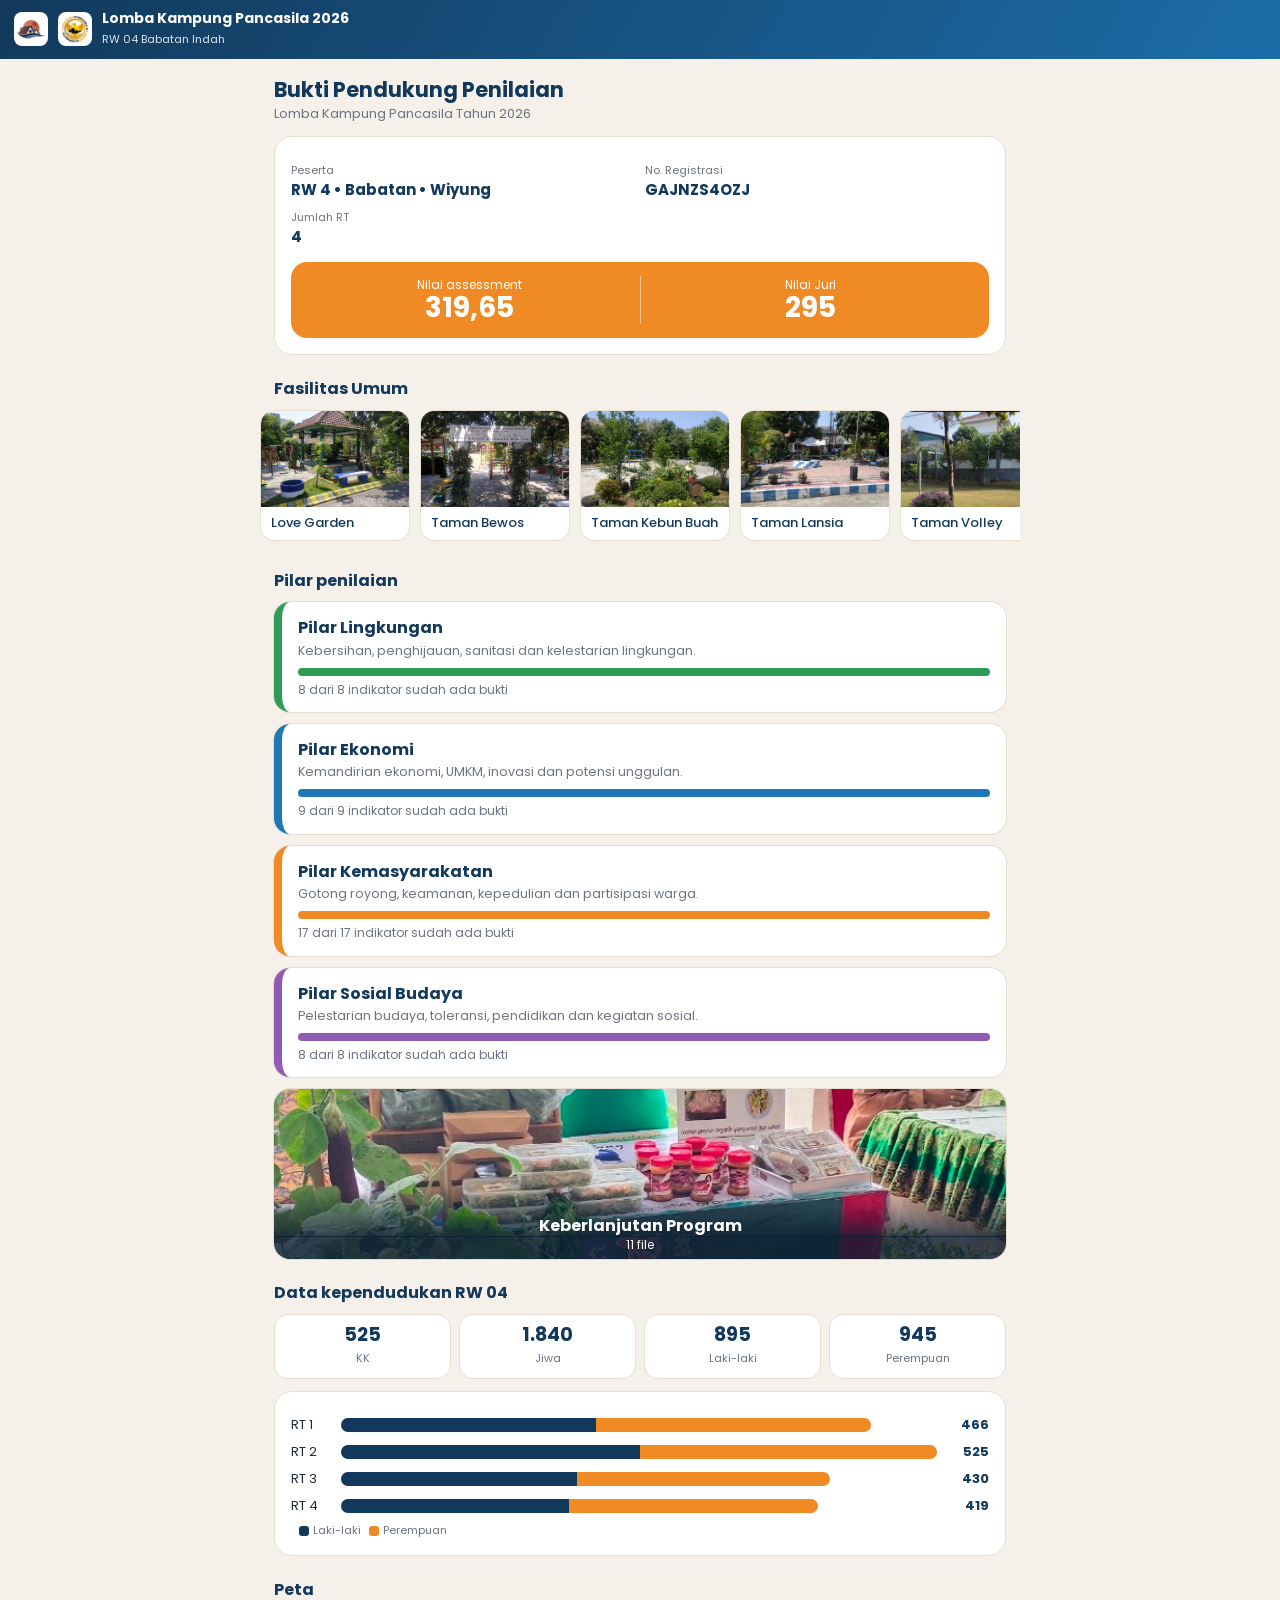
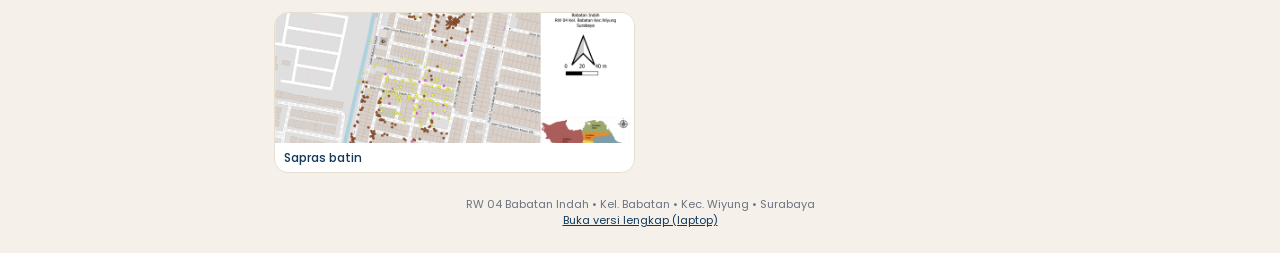
<file: index.html>
<!doctype html>
<html lang="id"><head><meta charset="utf-8">
<meta name="viewport" content="width=device-width,initial-scale=1,viewport-fit=cover">
<meta name="theme-color" content="#12395b">
<title>Bukti Kampung Pancasila 2026 – RW 04 Babatan Indah (HP)</title>
<style>
@font-face{font-family:Poppins;src:url(assets/fonts/Poppins-Regular.ttf);font-weight:400}@font-face{font-family:Poppins;src:url(assets/fonts/Poppins-Medium.ttf);font-weight:600}@font-face{font-family:Poppins;src:url(assets/fonts/Poppins-Bold.ttf);font-weight:700}
*{box-sizing:border-box;-webkit-tap-highlight-color:transparent}
:root{--navy:#12395b;--org:#f08a24;--bg:#f5f1ea;--line:#e6dfd0;--mut:#6b7280}
html{scroll-behavior:smooth}
body{margin:0;background:var(--bg);color:#1f2937;font-family:Poppins,system-ui,-apple-system,Segoe UI,Roboto,sans-serif;font-size:15px;line-height:1.45;padding-bottom:env(safe-area-inset-bottom)}
.bar{position:sticky;top:0;z-index:20;background:linear-gradient(120deg,#12395b,#1c6ca8);color:#fff;display:flex;align-items:center;gap:10px;padding:10px 14px;padding-top:calc(10px + env(safe-area-inset-top))}
.bar img{height:34px;width:34px;object-fit:contain;background:#fff;border-radius:8px;padding:3px}
.bar b{display:block;font-size:14px;line-height:1.2}.bar small{font-size:11px;opacity:.85}
.bar .bk{margin-left:auto;background:rgba(255,255,255,.18);border:0;color:#fff;border-radius:999px;padding:7px 14px;font:600 13px Poppins,sans-serif;display:none;white-space:nowrap}
main{padding:14px;max-width:760px;margin:0 auto}
h1{font-size:21px;color:var(--navy);margin:4px 0 2px;line-height:1.25}h2{font-size:16px;color:var(--navy);margin:22px 0 10px}
.sub{color:var(--mut);margin:0 0 12px;font-size:13px}
.card{background:#fff;border:1px solid var(--line);border-radius:18px;padding:16px;margin-bottom:14px}
.facts{display:grid;grid-template-columns:1fr 1fr;gap:10px;margin-top:10px}
.facts small{display:block;color:var(--mut);font-size:11px}.facts b{color:var(--navy);font-size:15px}
.score{display:flex;background:var(--org);color:#fff;border-radius:16px;padding:14px 8px;margin-top:14px;text-align:center}
.score div{flex:1}.score div+div{border-left:1px solid rgba(255,255,255,.5)}.score small{display:block;font-size:12px}.score b{font-size:28px;line-height:1.1}
.stats{display:grid;grid-template-columns:repeat(4,1fr);gap:8px;text-align:center}
.stats div{background:#fff;border:1px solid var(--line);border-radius:14px;padding:10px 2px}.stats b{display:block;font-size:19px;color:var(--navy);line-height:1.1}.stats small{font-size:11px;color:var(--mut)}
.rt{display:grid;grid-template-columns:42px 1fr 44px;gap:8px;align-items:center;margin:8px 0;font-size:13px}
.rt i{display:flex;height:14px;border-radius:7px;overflow:hidden;background:#eee}.rt i u{display:block;background:var(--navy)}.rt i s{display:block;background:var(--org)}
.rt b{text-align:right;color:var(--navy)}
.leg{font-size:11px;color:var(--mut);margin-top:6px}.leg span{display:inline-block;width:10px;height:10px;border-radius:3px;margin:0 4px 0 8px;vertical-align:middle}
.hs{display:flex;gap:10px;overflow-x:auto;padding-bottom:6px;scroll-snap-type:x mandatory;margin:0 -14px;padding:0 14px 6px}
.hs>button{flex:0 0 150px;scroll-snap-align:start;border:1px solid var(--line);background:#fff;border-radius:14px;padding:0;overflow:hidden;text-align:left;font:inherit;color:inherit}
.hs img{display:block;width:100%;height:96px;object-fit:cover;background:#ece6d8;font-size:0;color:transparent}.hs span{display:block;padding:7px 10px;font-weight:600;font-size:13px;color:var(--navy)}
.pl{display:block;width:100%;text-align:left;border:0;border-left:8px solid var(--c);background:#fff;border-radius:16px;padding:14px 16px;margin-bottom:12px;font:inherit;color:inherit;box-shadow:0 1px 0 var(--line),0 0 0 1px var(--line);text-decoration:none}
.pl b{display:block;color:var(--navy);font-size:16px}.pl p{margin:2px 0 8px;font-size:12.5px;color:var(--mut)}
.pl.kbp{padding:0;border-left:0;position:relative;overflow:hidden;height:170px}.kbp .kbw{position:absolute;inset:0;background:#eef1f4}.kbp .kbs{position:absolute;inset:0;width:100%;height:100%;object-fit:cover;opacity:0;transition:opacity .9s}.kbp .kbs.on{opacity:1}.pl.kbp b,.pl.kbp small{position:absolute;left:0;right:0;text-align:center;color:#fff}.pl.kbp b{bottom:22px;color:#fff;padding-top:24px;background:linear-gradient(transparent,rgba(10,30,50,.8))}.pl.kbp small{bottom:0;margin:0;padding-bottom:6px;background:rgba(10,30,50,.8);color:#fff}
.pr{height:8px;background:#eee;border-radius:4px;overflow:hidden}.pr u{display:block;height:100%;background:var(--c)}.pl small{display:block;margin-top:5px;color:var(--mut);font-size:12px}
.kb{border-left-color:var(--org)}
.ix{display:flex;gap:12px;align-items:flex-start;width:100%;text-align:left;border:0;background:#fff;border-radius:16px;box-shadow:0 0 0 1px var(--line);padding:12px 14px;margin-bottom:10px;font:inherit;color:inherit;text-decoration:none}
.ix .n{flex:0 0 32px;height:32px;border-radius:50%;background:var(--c);color:#fff;display:flex;align-items:center;justify-content:center;font-weight:600;font-size:14px}
.ix .t{font-size:13.5px;font-weight:600;color:var(--navy);display:block}.ix .j{font-size:12px;color:var(--mut);display:block;margin-top:3px}
.ix .c{margin-left:auto;flex:0 0 auto;font-size:12px;font-weight:600;color:var(--c);white-space:nowrap}.ix.no{opacity:.55}
.gr{display:grid;grid-template-columns:1fr 1fr;gap:10px}
.gt{border:1px solid var(--line);background:#fff;border-radius:14px;overflow:hidden;padding:0;text-align:left;font:inherit;color:inherit;position:relative}
.gt .im{display:block;height:130px;background:#ece6d8 center/cover no-repeat}.gt .xl{height:130px;overflow:hidden;font-size:9px;padding:4px;background:#fff;color:#333}
.gt .xl td,.gt .xl th{border:1px solid #ddd;padding:1px 3px;white-space:nowrap;max-width:70px;overflow:hidden}
.gt .ca{display:block;padding:7px 9px;font-size:12px;font-weight:600;color:var(--navy);line-height:1.3}
.gt .bd{position:absolute;top:6px;right:6px;background:rgba(18,57,91,.88);color:#fff;border-radius:6px;font-size:10px;padding:2px 6px;font-weight:600}
.empty{background:#fff;border:1px dashed #cfc7b4;border-radius:14px;padding:18px;color:var(--mut);text-align:center;font-size:13px}
.v{position:fixed;inset:0;z-index:50;background:#0b1620;display:flex;flex-direction:column}.v[hidden]{display:none}
.vh{display:flex;align-items:center;gap:10px;padding:10px 12px;padding-top:calc(10px + env(safe-area-inset-top));color:#fff}
.vh b{flex:1;font-size:13px;line-height:1.3;font-weight:600}.vh span{font-size:12px;opacity:.8}
.vx{background:rgba(255,255,255,.18);border:0;color:#fff;border-radius:50%;width:38px;height:38px;font-size:18px}
.vs{flex:1;min-height:0;overflow:auto;display:flex;align-items:center;justify-content:center;touch-action:pan-x pan-y pinch-zoom}
.vs img{max-width:100%;max-height:100%;object-fit:contain}.vs.pg{align-items:flex-start}.vs.pg img{max-height:none;width:100%}
.vs .xt{background:#fff;color:#222;margin:10px;padding:8px;border-radius:10px;align-self:flex-start;overflow:auto;max-width:calc(100% - 20px);font-size:12px}
.vs .xt table{border-collapse:collapse}.vs .xt td,.vs .xt th{border:1px solid #ddd;padding:4px 7px;vertical-align:top}.vs .xt th{background:#f1ede2;position:sticky;top:0}
.vf{padding:8px 12px calc(12px + env(safe-area-inset-bottom));color:#fff;font-size:12.5px;display:flex;gap:8px;align-items:center}
.vf p{flex:1;margin:0;line-height:1.35}.vf button,.vf a{background:var(--org);color:#fff;border:0;border-radius:999px;padding:9px 16px;font:600 13px Poppins,sans-serif;text-decoration:none}.vf button[disabled]{opacity:.35}
.tm img{width:100%;max-height:46vh;object-fit:cover;border-radius:12px;margin:0}
.tm ul{list-style:none;margin:0;padding:0;display:flex;flex-wrap:wrap;gap:8px}.tm li{background:#fdf1e2;color:#9a5410;border:1px solid #f4cf9d;border-radius:999px;padding:6px 14px;font-weight:600;font-size:14px}
.ft{text-align:center;color:var(--mut);font-size:11px;padding:10px 14px 24px}.ft a{color:var(--navy)}
</style></head><body>
<header class="bar"><img src="assets/img/rw.png" alt=""><img src="assets/img/kp.png" alt=""><span><b>Lomba Kampung Pancasila 2026</b><small>RW 04 Babatan Indah</small></span><button id="bk" class="bk" type="button">‹ Kembali</button></header>
<main id="app"></main>
<div class="ft">RW 04 Babatan Indah • Kel. Babatan • Kec. Wiyung • Surabaya<br><a href="index.html">Buka versi lengkap (laptop)</a></div>
<div id="v" class="v" hidden><div class="vh"><b id="vt"></b><span id="vn"></span><button class="vx" id="vc" type="button" aria-label="Tutup">✕</button></div><div class="vs" id="vs"></div><div class="vf"><button id="vp" type="button">‹</button><p id="vk"></p><button id="vnx" type="button">›</button></div></div>
<script src="assets/data.js"></script><script src="assets/bukti.js"></script>
<script>
(function(){
var D=window.DATA,app=document.getElementById('app'),bk=document.getElementById('bk');
if(!D){app.innerHTML='<div class="card"><h1 style="font-size:18px">Data belum termuat</h1><p class="sub">File <b>hp.html</b> tidak bisa berdiri sendiri. Ia butuh folder <b>assets</b> di sebelahnya.</p><p class="sub">Buka lewat link website di GitHub (bukan hasil kirim/unduh file hp.html saja). Pastikan <b>hp.html</b> dan folder <b>assets</b> sudah ter-upload ke GitHub, lalu buka kembali link-nya.</p></div>';return}
if(window.BUKTI)D.pilar.forEach(function(p){p.indikator.forEach(function(i){var b=window.BUKTI[p.id+'/'+i.no];if(b)i.bukti=b})});
function esc(s){return String(s==null?'':s).replace(/[&<>"]/g,function(c){return{'&':'&amp;','<':'&lt;','>':'&gt;','"':'&quot;'}[c]})}
function enc(p){return p.split('/').map(encodeURIComponent).join('/')}
function pil(id){for(var i=0;i<D.pilar.length;i++)if(D.pilar[i].id===id)return D.pilar[i]}
function ext(f){var m=/\.([a-z0-9]+)$/i.exec(f);return m?m[1].toLowerCase():''}
var TAMAN0=[{n:'Love Garden',f:'Love garden.jpeg',k:['Rapat warga','Tempat bermain anak','Tempat bersantai orang tua']},{n:'Taman Bewos',f:'Bewosen.jpeg',k:['Greenhouse','Diskusi orang tua','Tempat bermain','Lapangan sepak bola']},{n:'Taman Kebun Buah',f:'Taman Kebun Buah.jpeg',k:['Senam warga','Ditanami sayur','Ditanami tanaman obat keluarga (toga)']},{n:'Taman Lansia',f:'Taman Lansia.jpeg',k:['Senam lansia','Rapat','Tempat anak bermain']},{n:'Taman Volley',f:'Taman Volley.png',k:['Senam warga saat Posga','Berolahraga voli','Taman bermain anak']}];
function mkTaman(){var F=window.FASUM;if(!F||!F.length)return TAMAN0;var by={};TAMAN0.forEach(function(t){by[t.f]=t});var o=[],seen={};TAMAN0.forEach(function(t){F.forEach(function(x){if(x.f===t.f){o.push(t);seen[t.f]=1}})});F.forEach(function(x){if(!seen[x.f])o.push({n:x.f.replace(/\.[^.]+$/,''),f:x.f,k:[]})});return o}
var TAMAN=mkTaman();
function timg(t){return enc('Keunggulan Taman di Batin/'+t.f)}
function fmt(n){return String(n).replace(/\B(?=(\d{3})+(?!\d))/g,'.')}
/* ---------- penampil layar penuh ---------- */
var V=document.getElementById('v'),vs=document.getElementById('vs'),S=[],si=0;
function slides(L){var o=[];L.forEach(function(b){var e=ext(b.file),t=b.judul||'';
if(b.sheets&&b.sheets.length){b.sheets.forEach(function(s,k){o.push({t:t+(b.sheets.length>1?' – '+s.n:''),k:b.ket,x:s.r,f:b.file})})}
else if(b.pages&&b.pages.length){b.pages.forEach(function(p,k){o.push({t:t,k:'Halaman '+(k+1)+' dari '+b.pages.length+(b.ket?' • '+b.ket:''),u:p,pg:1,f:b.file})})}
else if(/^(png|jpe?g|gif|webp|bmp)$/.test(e))o.push({t:t,k:b.ket,u:b.file,f:b.file});
else o.push({t:t,k:b.ket||'File '+e.toUpperCase()+' – belum ada pratinjau',f:b.file,dl:1})});return o}
function show(i){si=Math.max(0,Math.min(S.length-1,i));var s=S[si];document.getElementById('vt').textContent=s.t;document.getElementById('vn').textContent=(si+1)+'/'+S.length;
var h;if(s.x){h='<div class="xt"><table>'+s.x.slice(0,150).map(function(r,j){return'<tr>'+r.slice(0,30).map(function(c){return(j?'<td>':'<th>')+esc(c)+(j?'</td>':'</th>')}).join('')+'</tr>'}).join('')+'</table></div>'}
else if(s.u)h='<img src="'+enc(s.u)+'" alt="'+esc(s.t)+'">';
else h='<div class="xt">File ini belum bisa ditampilkan di HP.</div>';
vs.className='vs'+(s.pg?' pg':'');vs.innerHTML=h;vs.scrollTop=0;
document.getElementById('vk').innerHTML=esc(s.k||'');
var fl=document.getElementById('vk');if(s.f&&(s.dl||s.x||s.pg))fl.innerHTML+=' <a href="'+enc(s.f)+'" target="_blank" rel="noopener" style="padding:5px 12px;display:inline-block;margin-left:4px">Buka file</a>';
document.getElementById('vp').disabled=si===0;document.getElementById('vnx').disabled=si===S.length-1}
function openV(L,i){S=slides(L);if(!S.length)return;V.hidden=false;document.body.style.overflow='hidden';show(i||0);try{history.pushState({v:1},'')}catch(e){}}
function closeV(back){if(V.hidden)return;V.hidden=true;document.body.style.overflow='';if(back!==1){try{if(history.state&&history.state.v)history.back()}catch(e){}}}
document.getElementById('vc').onclick=function(){closeV()};
document.getElementById('vp').onclick=function(){show(si-1)};document.getElementById('vnx').onclick=function(){show(si+1)};
window.addEventListener('popstate',function(){closeV(1)});
document.addEventListener('keydown',function(e){if(V.hidden)return;if(e.key==='Escape')closeV();if(e.key==='ArrowLeft')show(si-1);if(e.key==='ArrowRight')show(si+1)});
var tx=0,ty=0;V.addEventListener('touchstart',function(e){tx=e.touches[0].clientX;ty=e.touches[0].clientY},{passive:true});
V.addEventListener('touchend',function(e){if(e.touches.length||e.changedTouches.length>1)return;var dx=e.changedTouches[0].clientX-tx,dy=e.changedTouches[0].clientY-ty;if(Math.abs(dx)>70&&Math.abs(dx)>Math.abs(dy)*1.8&&!vs.querySelector('.xt')&&window.visualViewport&&window.visualViewport.scale<=1.02)show(si+(dx<0?1:-1))},{passive:true});
/* ---------- halaman ---------- */
var CUR=[];
function thumb(b,i){var e=ext(b.file),bd='',th;
if(b.sheets&&b.sheets.length){var s=b.sheets[0];th='<span class="xl"><table>'+s.r.filter(function(r){return r.some(function(c){return c!==''})}).slice(0,7).map(function(r){return'<tr>'+r.slice(0,5).map(function(c){return'<td>'+esc(c)+'</td>'}).join('')+'</tr>'}).join('')+'</table></span>';bd='XLSX'}
else if(b.pages&&b.pages.length){th='<span class="im" style="background-image:url(\''+enc(b.pages[0])+'\')"></span>';bd=(e==='pdf'?'PDF':'PPT')+(b.pages.length>1?' · '+b.pages.length+' hlm':'')}
else if(/^(png|jpe?g|gif|webp|bmp)$/.test(e))th='<span class="im" style="background-image:url(\''+enc(b.file)+'\')"></span>';
else{th='<span class="im" style="display:flex;align-items:center;justify-content:center;font-weight:600;color:#12395b">'+e.toUpperCase()+'</span>'}
return'<button type="button" class="gt" data-g="'+i+'">'+th+(bd?'<span class="bd">'+bd+'</span>':'')+'<span class="ca">'+esc(b.judul||'')+'</span></button>'}
function gal(L,empty){CUR=L;if(!L.length)return'<div class="empty">'+empty+'</div>';
var idx=0,starts=[];L.forEach(function(b){starts.push(idx);idx+=slides([b]).length});CUR.starts=starts;
return'<div class="gr">'+L.map(thumb).join('')+'</div>'}
function home(){var P=window.PENDUDUK||[],t={kk:0,j:0,l:0,p:0};P.forEach(function(r){t.kk+=r.kk||0;t.j+=r.j||0;t.l+=r.l||0;t.p+=r.p||0});
var h='<h1>Bukti Pendukung Penilaian</h1><p class="sub">Lomba Kampung Pancasila Tahun 2026</p><div class="card"><div class="facts"><div><small>Peserta</small><b>'+esc(D.peserta.nama)+'</b></div><div><small>No. Registrasi</small><b>'+esc(D.peserta.reg)+'</b></div><div><small>Jumlah RT</small><b>'+D.peserta.rt+'</b></div></div><div class="score"><div><small>Nilai assessment</small><b>'+esc(D.peserta.nilai)+'</b></div><div><small>Nilai Juri</small><b>295</b></div></div></div>';
h+='<h2>Fasilitas Umum</h2><div class="hs">'+TAMAN.map(function(t,i){return'<button type="button" data-t="'+i+'"><img src="'+timg(t)+'" alt="'+esc(t.n)+'" loading="lazy"><span>'+esc(t.n)+'</span></button>'}).join('')+'</div>';
h+='<h2>Pilar penilaian</h2>';
D.pilar.forEach(function(p){var n=p.indikator.filter(function(i){return i.bukti.length}).length,m=p.indikator.length;h+='<a class="pl" style="--c:'+p.warna+'" href="#/p/'+p.id+'"><b>'+esc(p.nama)+'</b><p>'+esc(p.desk||'')+'</p><div class="pr"><u style="width:'+Math.round(n/m*100)+'%"></u></div><small>'+n+' dari '+m+' indikator sudah ada bukti</small></a>'});
var K=window.KEBERLANJUTAN||[];var KI=K.filter(function(b){return /\.(jpe?g|png|webp|gif)$/i.test(b.file)});var KP=KI.filter(function(b){return /produk|pameran/i.test(b.file)});KI=KP.concat(KI.filter(function(b){return KP.indexOf(b)<0}));var KS=KI.map(function(b,k){return'<img class="kbs'+(k?'':' on')+'" src="'+enc(b.file)+'" alt="">'}).join('');h+='<a class="pl kb kbp" style="--c:#f08a24" href="#/kb"><div class="kbw">'+KS+'</div><b>Keberlanjutan Program</b><small>'+K.length+' file</small></a>';if(!window.__kbT)window.__kbT=setInterval(function(){var x=document.querySelectorAll('.kbs');if(x.length<2)return;var k=0;x.forEach(function(e,i){if(e.classList.contains('on'))k=i});x[k].classList.remove('on');x[(k+1)%x.length].classList.add('on')},3200);
if(t.j){h+='<h2>Data kependudukan RW 04</h2><div class="stats"><div><b>'+fmt(t.kk)+'</b><small>KK</small></div><div><b>'+fmt(t.j)+'</b><small>Jiwa</small></div><div><b>'+fmt(t.l)+'</b><small>Laki-laki</small></div><div><b>'+fmt(t.p)+'</b><small>Perempuan</small></div></div><div class="card" style="margin-top:12px">';
var mx=Math.max.apply(null,P.map(function(r){return r.j}));P.forEach(function(r){h+='<div class="rt"><span>RT '+r.rt+'</span><i style="width:'+Math.round(r.j/mx*100)+'%"><u style="width:'+(r.l/r.j*100)+'%"></u><s style="width:'+(r.p/r.j*100)+'%"></s></i><b>'+fmt(r.j)+'</b></div>'});
h+='<div class="leg"><span style="background:#12395b"></span>Laki-laki<span style="background:#f08a24"></span>Perempuan</div></div>'}
var PT=window.PETA||[];if(PT.length){h+='<h2>Peta</h2>'+gal(PT,'');}
app.innerHTML=h}
function pilarPg(id){var p=pil(id);if(!p)return home();
var h='<h1>'+esc(p.nama)+'</h1><p class="sub">'+esc(p.desk||'')+'</p>';
p.indikator.forEach(function(i){var n=i.bukti.length;h+='<a class="ix'+(n?'':' no')+'" style="--c:'+p.warna+'" href="#/i/'+p.id+'/'+i.no+'"><span class="n">'+i.no+'</span><span><span class="t">'+esc(i.teks)+'</span>'+(i.jawaban?'<span class="j">Jawaban: '+esc(i.jawaban)+'</span>':'')+'</span><span class="c">'+(n?n+' bukti':'–')+'</span></a>'});
app.innerHTML=h}
function indPg(id,no){var p=pil(id);if(!p)return home();var it=null;p.indikator.forEach(function(i){if(i.no==no)it=i});if(!it)return pilarPg(id);
app.innerHTML='<div class="sub" style="color:'+p.warna+';font-weight:600;margin:0">'+esc(p.nama)+' • Indikator '+it.no+'</div><h1 style="font-size:17px">'+esc(it.teks)+'</h1>'+(it.jawaban?'<div class="card" style="padding:10px 14px;font-size:13px"><small style="color:#6b7280">Jawaban</small><br><b>'+esc(it.jawaban)+'</b></div>':'')+gal(it.bukti,'Belum ada bukti untuk indikator ini.')}
function kbPg(){var K=window.KEBERLANJUTAN||[];app.innerHTML='<h1>Keberlanjutan Program</h1><p class="sub">Foto, dokumen, dan paparan keberlanjutan program RW 04.</p>'+gal(K,'Belum ada file.')}
function tamanPg(i){var t=TAMAN[i];if(!t)return;S=[{t:t.n,k:'',u:'',tm:t}];}
function route(){var m=(location.hash||'#/').split('/');closeV(1);
if(m[1]==='p')pilarPg(m[2]);else if(m[1]==='i')indPg(m[2],m[3]);else if(m[1]==='kb')kbPg();else home();
bk.style.display=(m[1]==='p'||m[1]==='i'||m[1]==='kb')?'block':'none';window.scrollTo({top:0,behavior:'instant'})}
bk.onclick=function(){var m=(location.hash||'#/').split('/');location.hash=m[1]==='i'?'#/p/'+m[2]:'#/'};
app.addEventListener('click',function(e){var g=e.target.closest('[data-g]');if(g){var i=+g.getAttribute('data-g');openV(CUR,CUR.starts?CUR.starts[i]:i);return}
var t=e.target.closest('[data-t]');if(t){var k=TAMAN[+t.getAttribute('data-t')];openT(k)}});
function openT(k){S=[{t:k.n,k:'',tm:k}];V.hidden=false;document.body.style.overflow='hidden';document.getElementById('vt').textContent=k.n;document.getElementById('vn').textContent='';
vs.className='vs pg tm';vs.innerHTML='<div style="width:100%;padding:0 12px 12px"><img src="'+timg(k)+'" alt="'+esc(k.n)+'">'+(k.k.length?'<div style="color:#fff;font-weight:600;margin:14px 0 8px">Keunggulan</div><ul>'+k.k.map(function(x){return'<li>'+esc(x)+'</li>'}).join('')+'</ul>':'')+'</div>';
document.getElementById('vk').textContent='';document.getElementById('vp').disabled=true;document.getElementById('vnx').disabled=true;try{history.pushState({v:1},'')}catch(e){}}
window.addEventListener('hashchange',route);route();
})();
</script></body></html>
</file>
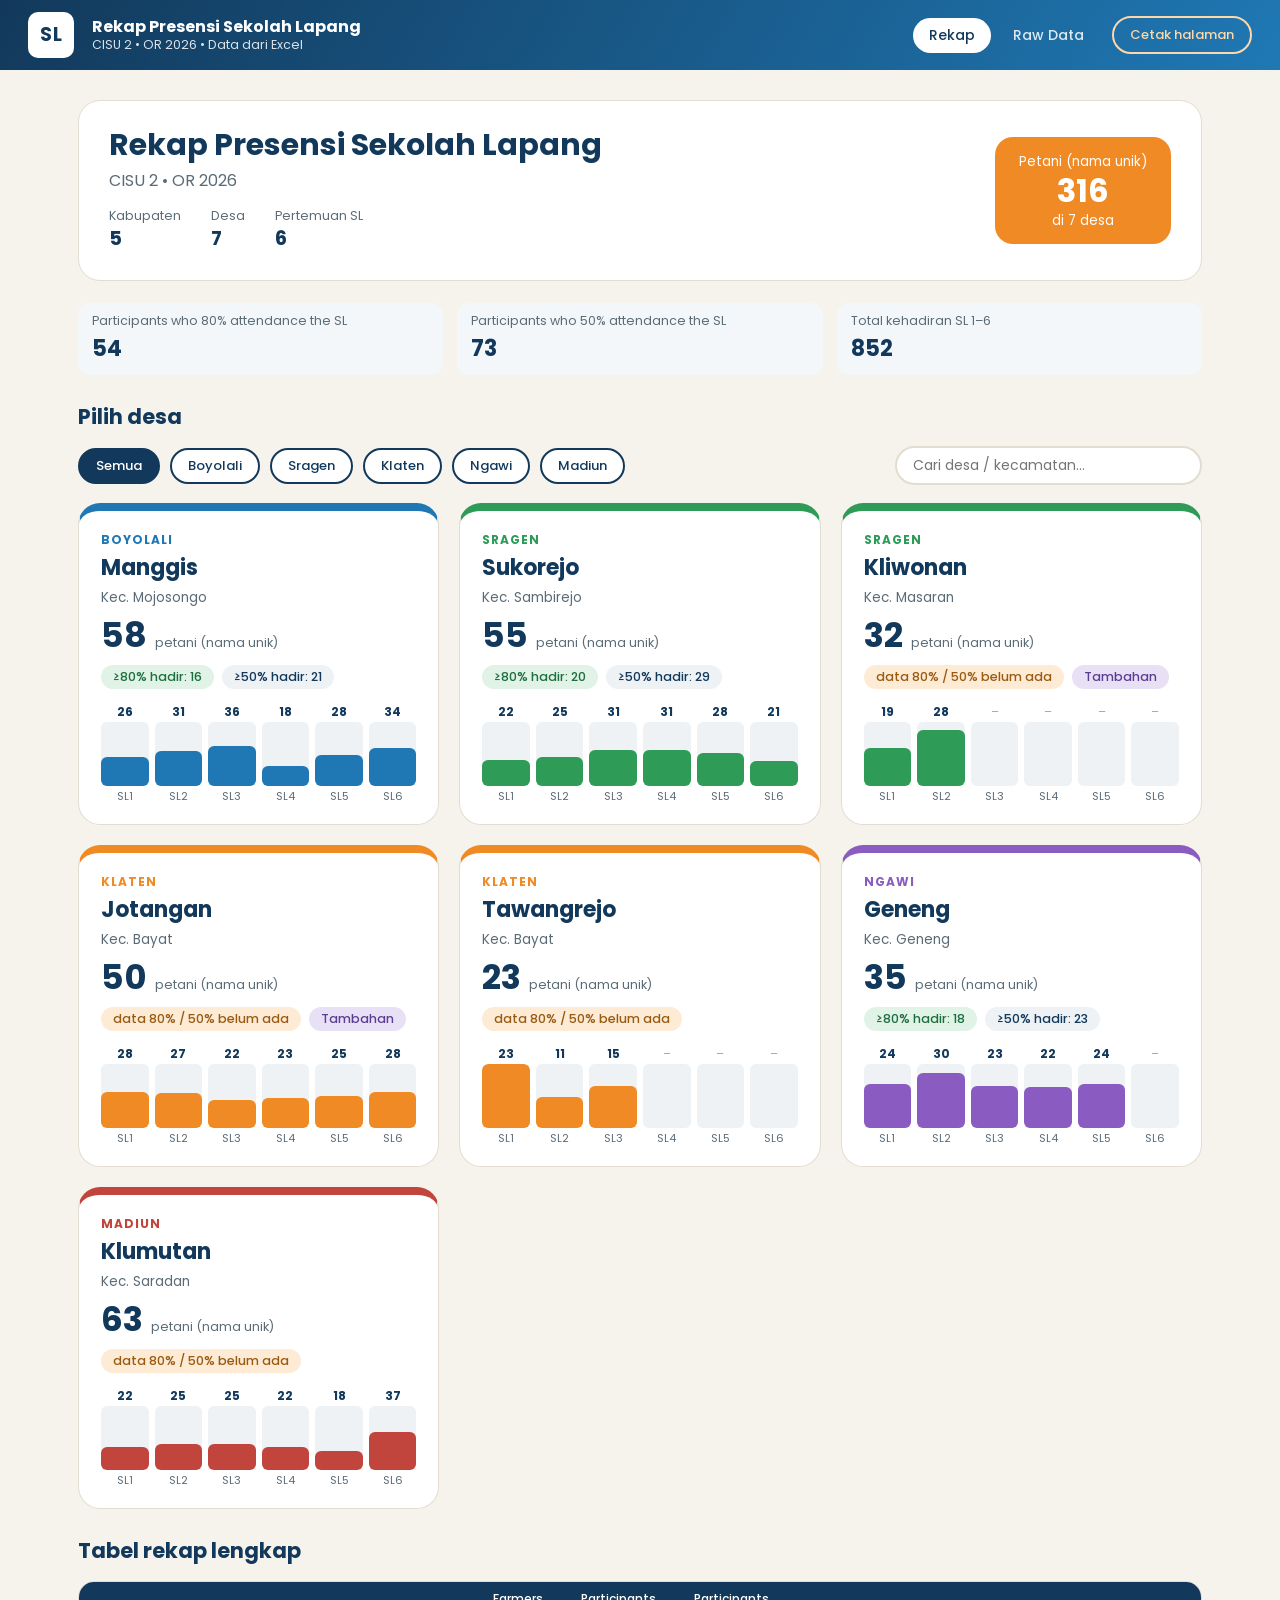
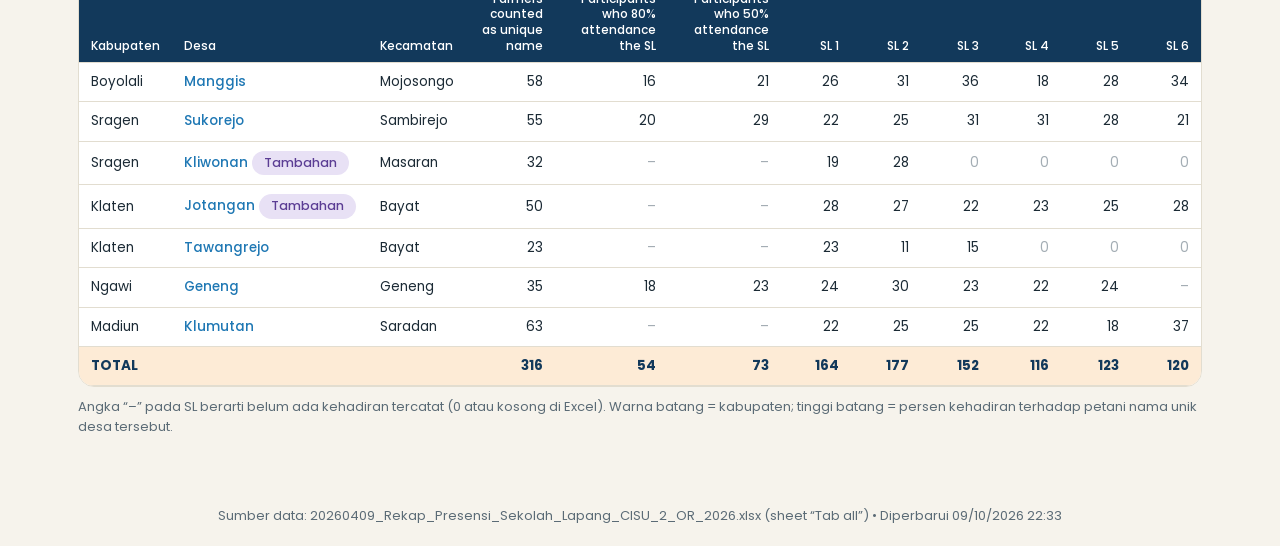
<file: Rekap Presensi SL/index.html>
<!doctype html>
<html lang="id"><head><meta charset="utf-8">
<meta name="viewport" content="width=device-width,initial-scale=1">
<title>Rekap Presensi Sekolah Lapang – CISU 2 OR 2026</title>
<link rel="stylesheet" href="assets/style.css">
</head><body>
<header class="bar"><a class="brand" href="#/"><span class="logo">SL</span><span><b>Rekap Presensi Sekolah Lapang</b><small>CISU 2 • OR 2026 • Data dari Excel</small></span></a>
<nav class="menu"><a href="#/" id="mHome">Rekap</a><a href="#/raw" id="mRaw">Raw Data</a></nav>
<button id="printBtn" class="mode" type="button">Cetak halaman</button></header>
<main id="app"></main>
<footer class="ft" id="ft"></footer>
<script src="assets/data.js"></script>
<script src="assets/raw.js"></script>
<script src="assets/app.js"></script>
</body></html>
</file>
<file: Rekap Presensi SL/assets/style.css>
@font-face{font-family:Poppins;src:url(fonts/Poppins-Regular.ttf);font-weight:400}
@font-face{font-family:Poppins;src:url(fonts/Poppins-Medium.ttf);font-weight:600}
@font-face{font-family:Poppins;src:url(fonts/Poppins-Bold.ttf);font-weight:700}
:root{--navy:#12395b;--blue:#1f78b4;--orange:#f08a24;--ink:#1b2a35;--mut:#5b6b76;--bg:#f6f3ec;--card:#fff;--line:#e2ddd0;--ok:#1d6e3e}
*{box-sizing:border-box;margin:0;padding:0}
body{font-family:Poppins,'Segoe UI',Arial,sans-serif;color:var(--ink);background:var(--bg);font-size:16px;line-height:1.5}
a{color:inherit;text-decoration:none}
.bar{display:flex;align-items:center;justify-content:space-between;gap:12px;padding:12px 28px;background:linear-gradient(120deg,var(--navy),var(--blue));color:#fff;position:sticky;top:0;z-index:5}
.brand{display:flex;align-items:center;gap:12px}
.logo{height:46px;min-width:46px;background:#fff;color:var(--navy);border-radius:10px;font-weight:700;font-size:19px;display:flex;align-items:center;justify-content:center;letter-spacing:.5px}
.brand span:last-child{display:flex;flex-direction:column;line-height:1.25;margin-left:6px}
.brand small{opacity:.85;font-size:12.5px}
.menu{display:flex;gap:6px;margin-left:auto}
.menu a{font-weight:600;font-size:14px;padding:7px 16px;border-radius:999px;color:#fff;opacity:.85}
.menu a:hover{background:rgba(255,255,255,.15)}
.menu a.on{background:#fff;color:var(--navy);opacity:1}
.mode{font:600 13px Poppins,sans-serif;border:2px solid #ffd7a8;background:transparent;color:#ffd7a8;border-radius:999px;padding:7px 16px;cursor:pointer}
.mode:hover{background:#ffd7a8;color:var(--navy)}
main{max-width:1180px;margin:0 auto;padding:30px 28px 50px;min-height:70vh}
.crumb{font-size:14px;color:var(--mut);margin-bottom:18px}
.crumb a{color:var(--blue);font-weight:600}
h1{font-size:30px;color:var(--navy);line-height:1.25}
h2.sec{color:var(--navy);margin:26px 0 14px;font-size:21px}
.sub{color:var(--mut);margin-top:4px}
.hero{background:var(--card);border-radius:22px;padding:26px 30px;border:1px solid var(--line);display:flex;flex-wrap:wrap;gap:24px;align-items:center;justify-content:space-between;margin-bottom:22px}
.facts{display:flex;gap:30px;flex-wrap:wrap}
.fact small{display:block;color:var(--mut);font-size:12.5px}
.fact b{font-size:19px;color:var(--navy)}
.score{background:var(--orange);color:#fff;border-radius:18px;padding:12px 24px;text-align:center}
.score b{font-size:32px;line-height:1.1;display:block}
.kv{display:grid;grid-template-columns:repeat(auto-fit,minmax(200px,1fr));gap:14px;margin-top:6px}
.kv div{background:#f4f7fa;border-radius:12px;padding:10px 14px}
.kv small{display:block;color:var(--mut);font-size:12.5px;line-height:1.35;margin-bottom:2px}
.kv b{font-size:22px;color:var(--navy)}
.kv b.na{font-size:14px;color:#9a5a10;font-weight:600}
.box{background:var(--card);border:1px solid var(--line);border-radius:18px;padding:20px 24px;margin-top:18px}
.box h3{font-size:14px;letter-spacing:1px;text-transform:uppercase;color:var(--mut);margin-bottom:10px}
.filt{display:flex;gap:10px;flex-wrap:wrap;align-items:center;margin-bottom:18px}
.fb{font:600 13px Poppins,sans-serif;border:2px solid var(--navy);background:#fff;color:var(--navy);border-radius:999px;padding:6px 16px;cursor:pointer}
.fb.on{background:var(--navy);color:#fff}
.srch{font:400 14px Poppins,sans-serif;border:2px solid var(--line);border-radius:999px;padding:7px 16px;min-width:200px;margin-left:auto;background:#fff}
.grid{display:grid;grid-template-columns:repeat(auto-fill,minmax(270px,1fr));gap:20px}
.pc{background:var(--card);border-radius:22px;border:1px solid var(--line);border-top:8px solid var(--c);padding:20px 22px;display:flex;flex-direction:column;gap:6px;transition:.15s}
.pc:hover{transform:translateY(-3px);box-shadow:0 10px 24px rgba(18,57,91,.12)}
.pc .kab{font-size:12px;font-weight:700;letter-spacing:1px;text-transform:uppercase;color:var(--c)}
.pc h2{font-size:22px;color:var(--navy);line-height:1.2}
.pc p{color:var(--mut);font-size:13.5px}
.big{display:flex;align-items:baseline;gap:8px;margin-top:4px}
.big b{font-size:34px;line-height:1;color:var(--navy)}
.big small{color:var(--mut);font-size:12.5px}
.stat{display:flex;gap:8px;flex-wrap:wrap;margin:6px 0 4px}
.chip{display:inline-block;font-size:12.5px;font-weight:600;border-radius:999px;padding:3px 12px;background:#eef2f5;color:var(--navy)}
.chip.ok{background:#e1f3e7;color:var(--ok)}
.chip.warn{background:#fdebd6;color:#9a5a10}
.chip.tb{background:#e8e1f5;color:#5b3d94}
.bars{display:flex;gap:6px;align-items:flex-end;margin-top:6px}
.bc{flex:1;display:flex;flex-direction:column;align-items:center;gap:2px;min-width:0}
.bv{font-size:12px;font-weight:700;color:var(--navy);line-height:1.2}
.bp{font-size:11.5px;color:var(--mut);line-height:1.2}
.bt{width:100%;height:64px;background:#eef2f5;border-radius:6px;display:flex;align-items:flex-end;overflow:hidden}
.bt i{display:block;width:100%;background:var(--c);border-radius:6px 6px 0 0}
.bl{font-size:11px;color:var(--mut)}
.bc.off .bv{color:#a3adb4;font-weight:400}
.bars.lg{gap:14px}.bars.lg .bt{height:190px}.bars.lg .bv{font-size:17px}.bars.lg .bl{font-size:13px;font-weight:600}
.tw{overflow-x:auto;border:1px solid var(--line);border-radius:16px;background:#fff}
table{border-collapse:collapse;width:100%;font-size:13.5px}
th,td{padding:9px 12px;text-align:right;border-bottom:1px solid var(--line);white-space:nowrap}
th{background:var(--navy);color:#fff;font-weight:600;font-size:12px;white-space:normal;min-width:70px;vertical-align:bottom;line-height:1.3}
th.l,td.l{text-align:left}
tbody tr:hover{background:#f4f7fa}
tr.tot td{background:#fdebd6;font-weight:700;color:var(--navy)}
td.z{color:#a3adb4}
.nav{display:flex;justify-content:space-between;gap:12px;margin-top:26px}
.btn{font:600 14px Poppins,sans-serif;background:var(--navy);color:#fff;border:0;border-radius:12px;padding:10px 18px;cursor:pointer;display:inline-block}
.btn.ghost{background:#fff;color:var(--navy);border:2px solid var(--navy)}
.btn[aria-disabled=true]{opacity:.35;pointer-events:none}
.note{font-size:13px;color:var(--mut);margin-top:10px}
.empty{padding:30px;text-align:center;color:var(--mut)}
.ft{text-align:center;color:var(--mut);font-size:13px;padding:20px}
.rawc{display:flex;gap:8px;flex-wrap:wrap;margin:14px 0 6px}
.rawc .fb{font-size:12.5px;padding:5px 12px}
.rawt{display:flex;gap:10px;flex-wrap:wrap;align-items:center;margin:14px 0}
.rawt .srch{margin-left:0;flex:1;min-width:180px}
.rawtab th{background:#e9eef3;color:var(--navy);font-weight:600;text-align:center;position:sticky;top:0;min-width:46px;border-right:1px solid var(--line)}
.rawtab td{text-align:left;max-width:360px;overflow:hidden;text-overflow:ellipsis;border-right:1px solid #f0ece2}
.rawtab td.n{text-align:right}
.rawtab td.rn,.rawtab th.rn{background:#e9eef3;color:var(--mut);text-align:center;font-size:12px;min-width:40px;position:sticky;left:0}
.rawtab tr.hl td{background:#fff6dd}
.rawwrap{max-height:70vh;overflow:auto;border:1px solid var(--line);border-radius:16px;background:#fff}
.rawwrap table{width:max-content;min-width:100%}
a.btn{display:inline-block}
@media(max-width:640px){.menu{margin-left:0}.bar{padding:10px 14px}.brand span small{display:none}main{padding:20px 14px}h1{font-size:23px}.srch{margin-left:0;width:100%}.bars.lg .bt{height:130px}}
@media print{.bar,.nav,.ft,.filt,.crumb,.rawt,.rawc{display:none!important}body{background:#fff}.pc{break-inside:avoid}}
</file>
